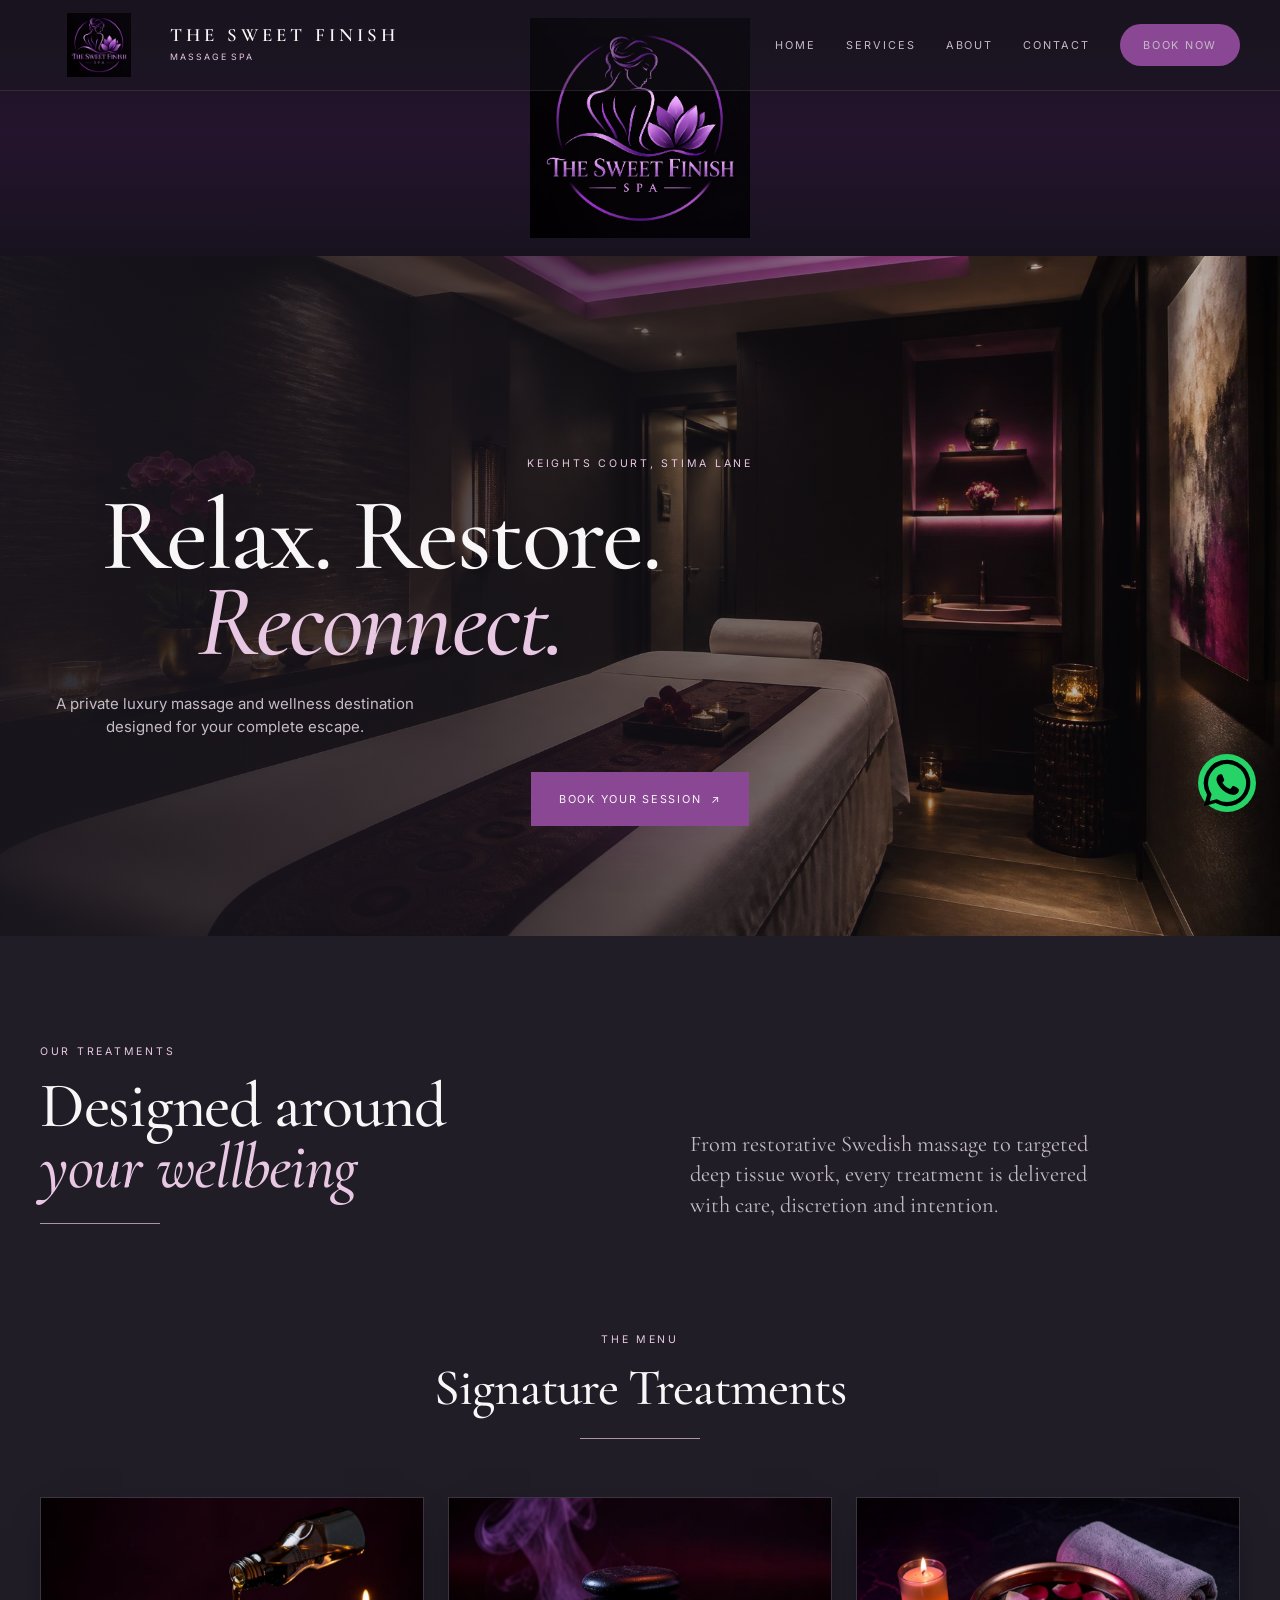
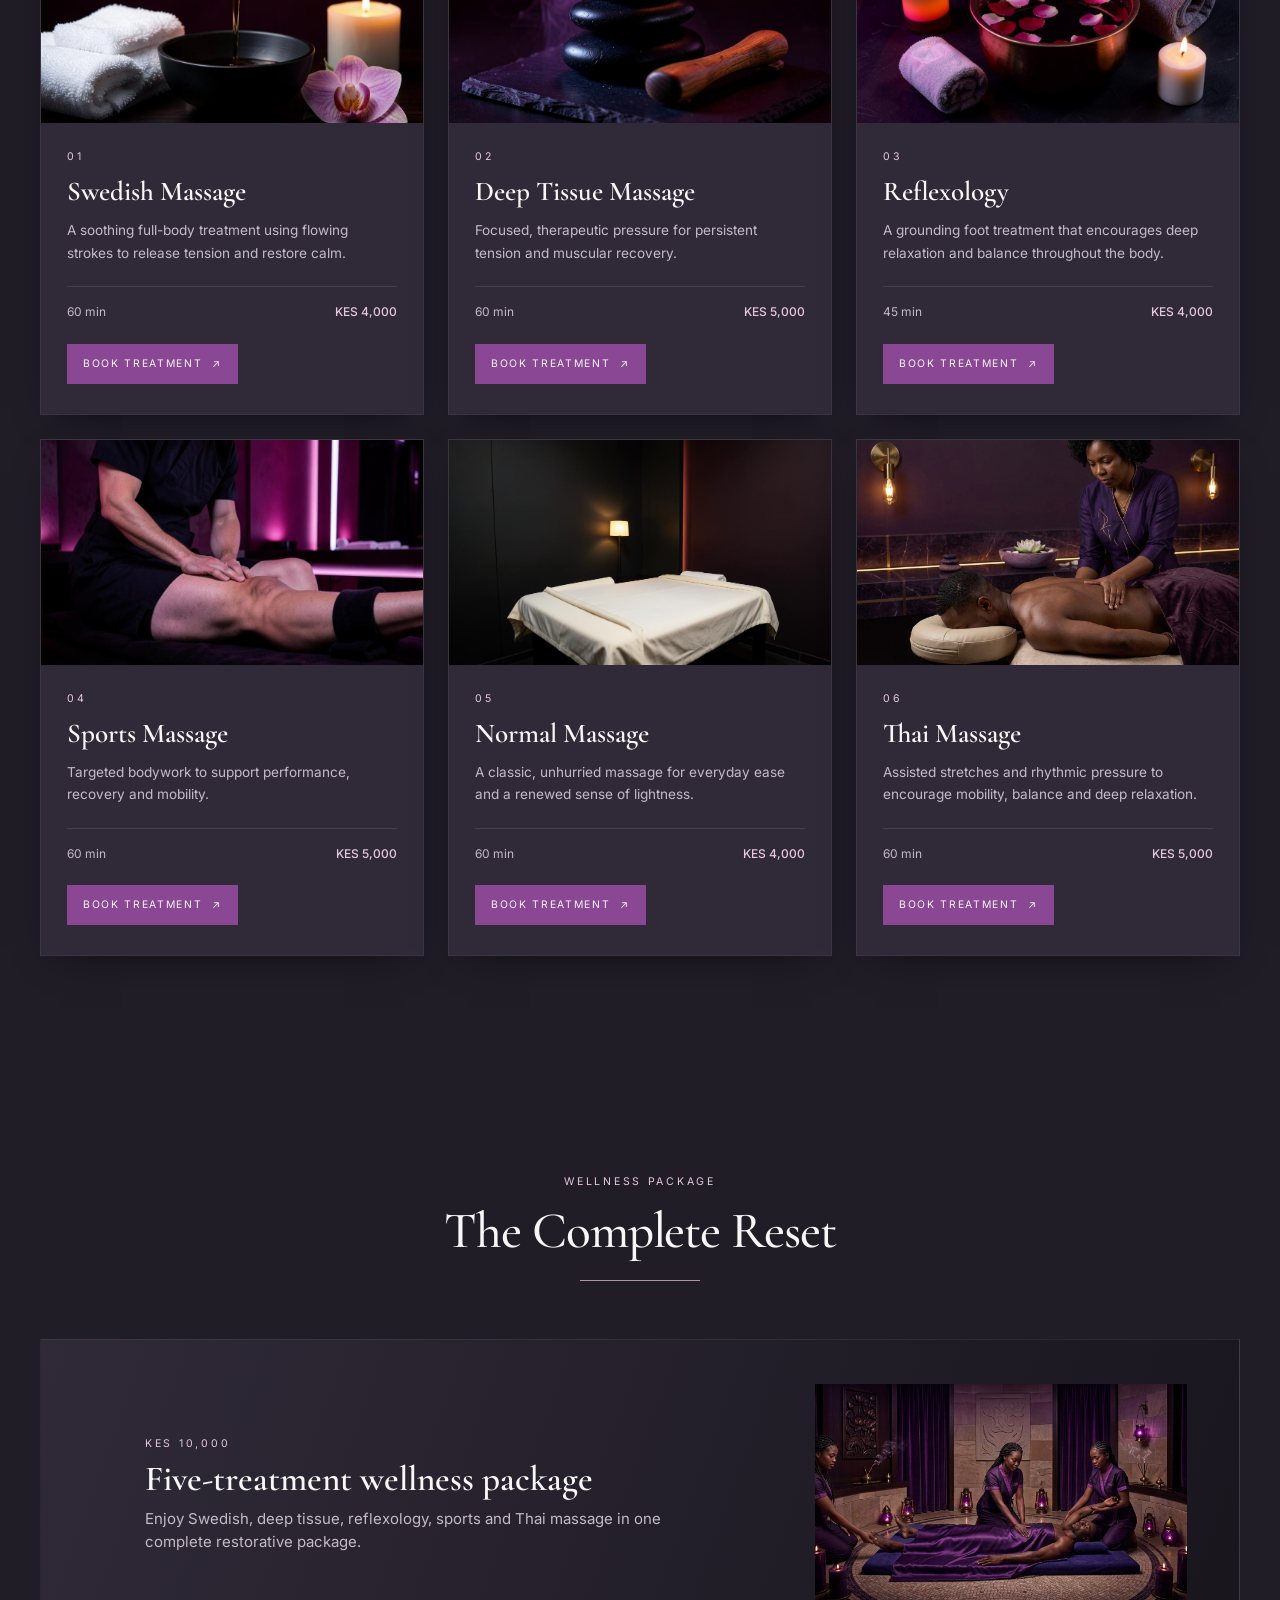
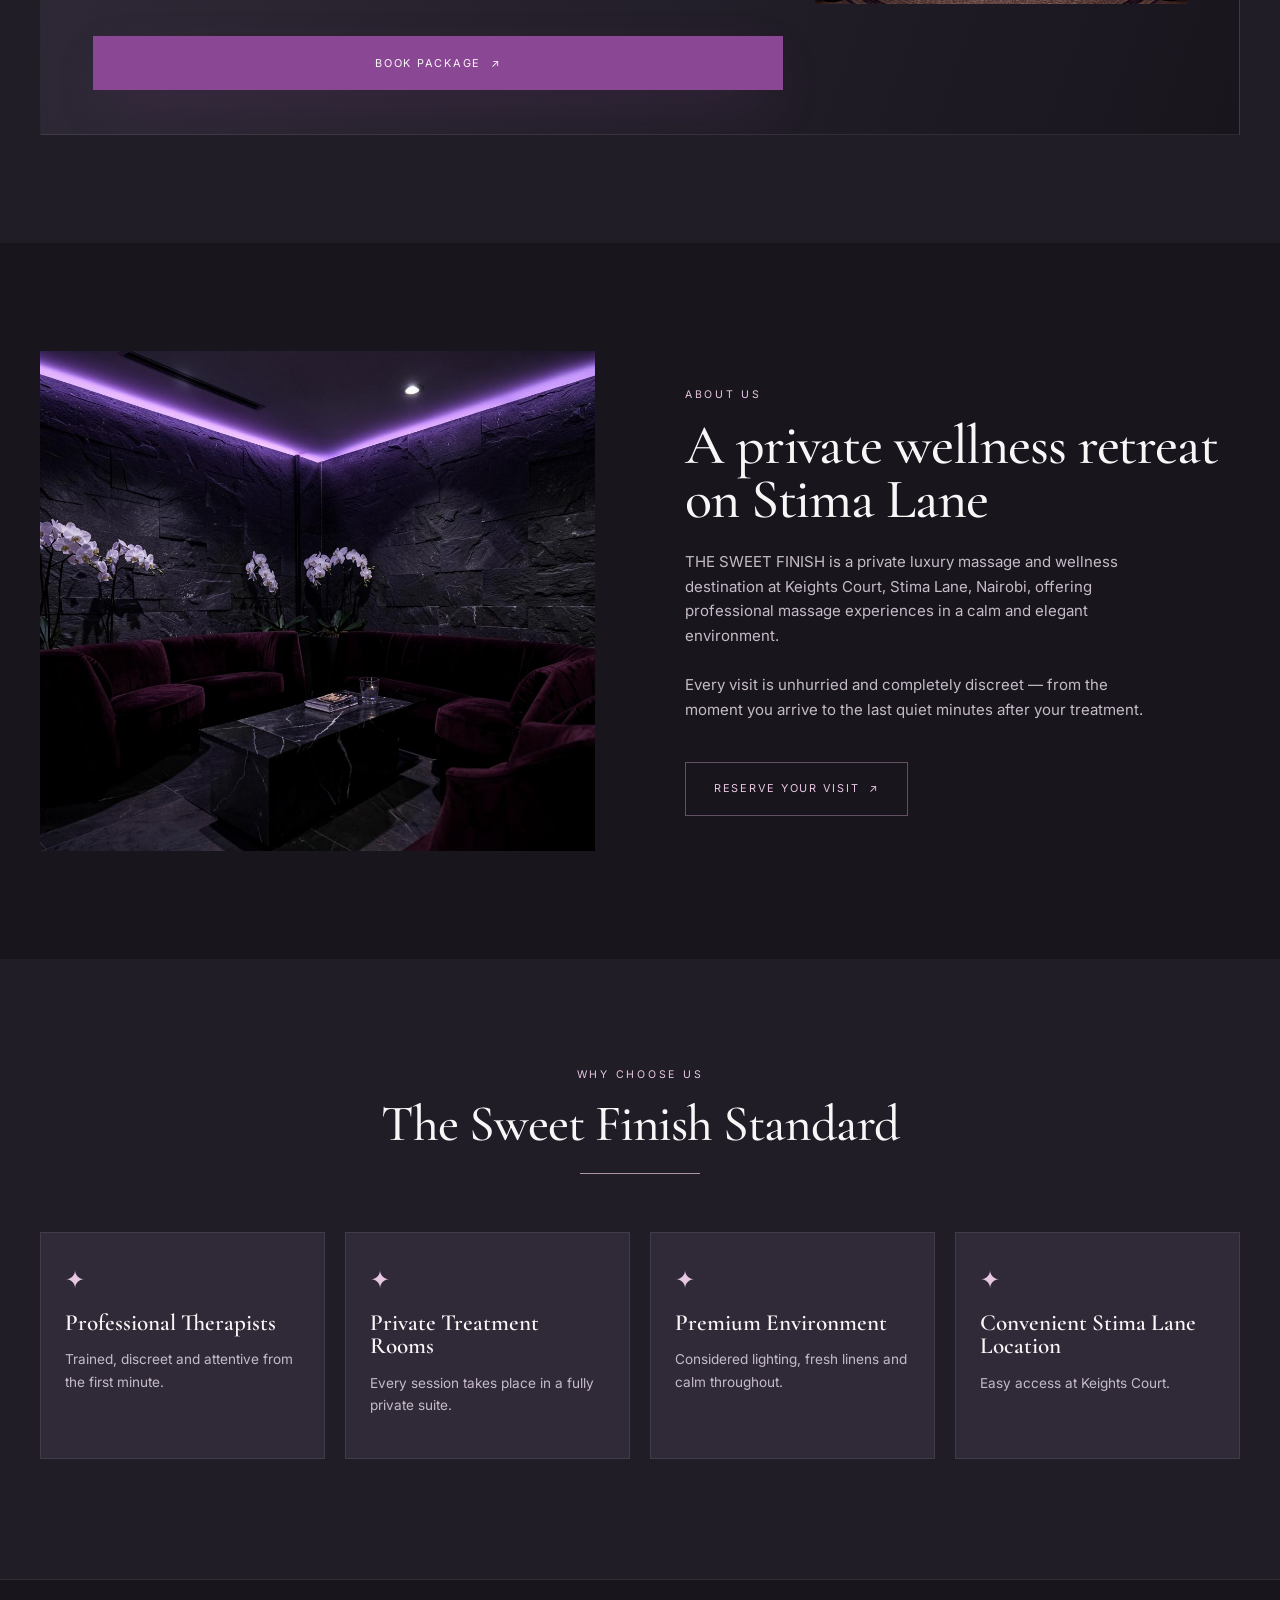
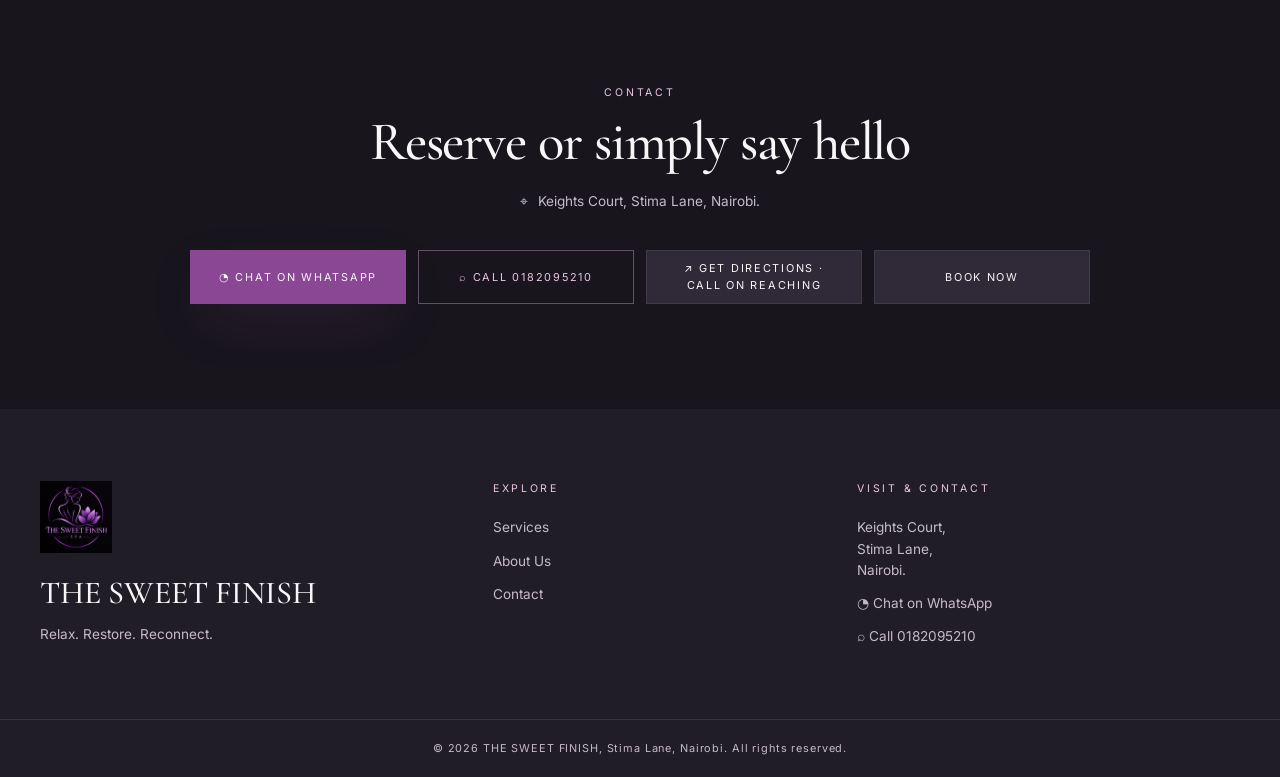
<file: index.html>
<!doctype html>
<html lang="en">
<head>
  <meta charset="UTF-8">
  <meta name="viewport" content="width=device-width, initial-scale=1.0">
  <meta name="google-site-verification" content="NLCKI8fgxL54gqvsaRC46J9uB5SRvYDXSm2SFmEsfk4">
  <title>The Sweet Finish Massage Spa | Keights Court, Nairobi</title>
  <meta name="description" content="The Sweet Finish Massage Spa at Keights Court, Stima Lane, Nairobi offers private luxury massage and wellness treatments.">
  <link rel="icon" href="/favicon.png" type="image/png" sizes="48x48">
  <link rel="preconnect" href="https://fonts.googleapis.com">
  <link rel="preconnect" href="https://fonts.gstatic.com" crossorigin>
  <link href="https://fonts.googleapis.com/css2?family=Cormorant+Garamond:wght@400;500;600;700&family=Inter:wght@400;500;600&display=swap" rel="stylesheet">
  <link rel="stylesheet" href="styles.css">
  <style>
    .text-link { display: inline-flex; gap: 10px; margin-top: 22px; padding: 12px 16px; background: var(--primary); color: var(--foreground); text-transform: uppercase; letter-spacing: .16em; font-size: .65rem; transition: background .2s, transform .2s; }
    .text-link:hover { background: #9a54a5; transform: translateY(-2px); }
    .brand { display: inline-flex; align-items: center; gap: 12px; }
    .brand-logo { width: 118px; height: 64px; object-fit: contain; display: block; }
    .hero-lockup { display: inline-flex; align-items: center; margin-bottom: 34px; padding: 8px; border: 1px solid rgba(232, 199, 227, .34); background: rgba(24, 21, 29, .34); box-shadow: 0 10px 30px rgba(24, 21, 29, .2); }
    .hero-lockup img { width: 142px; height: 96px; object-fit: contain; display: block; }
    .hero-content { text-align: center; }
    .hero-lockup { margin-left: auto; margin-right: auto; }
    .hero-lockup-copy { display: flex; flex-direction: column; margin: 0 18px 0 14px; }
    .hero-lockup-name { color: var(--foreground); font: 600 1.15rem/1 var(--serif); letter-spacing: .2em; white-space: nowrap; }
    .hero-lockup-subtitle { margin-top: 6px; color: var(--gold); font-size: .58rem; letter-spacing: .22em; }
    .pre-hero-logo { display: flex; justify-content: center; padding: 18px 24px; background: linear-gradient(180deg, #18121f 0%, #24142d 52%, #18121f 100%); }
    .pre-hero-logo img { width: min(220px, 55vw); height: auto; display: block; }
    .floating-whatsapp { bottom: 88px; }
    .package-card { display: grid; grid-template-columns: minmax(0, 1fr) minmax(220px, 34%); overflow: hidden; }
    .package-card img { width: 100%; height: 100%; min-height: 220px; object-fit: cover; }
    .package-card-content { padding: 44px 52px; }
    @media (max-width: 800px) { .package-card { display: block; } .package-card-content { padding: 30px 24px; } }
    @media (max-width: 480px) { .brand-logo { width: 94px; height: 56px; } .hero-lockup { margin-bottom: 24px; } .hero-lockup img { width: 118px; height: 80px; } .hero-lockup-copy { margin-right: 10px; } .hero-lockup-name { font-size: .82rem; letter-spacing: .12em; } .floating-whatsapp { bottom: 72px; } }
  </style>
</head>
<body>
  <header class="site-header">
    <div class="container header-inner">
      <a class="brand" href="#home" aria-label="THE SWEET FINISH home">
        <img src="assets/logo.jpg" alt="THE SWEET FINISH logo" class="brand-logo">
        <span class="brand-copy"><span class="brand-name">THE SWEET FINISH</span><span class="brand-subtitle">MASSAGE SPA</span></span>
      </a>
      <nav class="desktop-nav" aria-label="Main navigation">
        <a href="#home">Home</a><a href="#services">Services</a><a href="#about">About</a><a href="#contact">Contact</a>
        <button class="button button-primary nav-book" data-book>Book Now</button>
      </nav>
      <button class="menu-toggle" aria-label="Open menu" aria-expanded="false"><span></span><span></span><span></span></button>
    </div>
    <nav class="mobile-nav" aria-label="Mobile navigation">
      <a href="#home">Home</a><a href="#services">Services</a><a href="#about">About</a><a href="#contact">Contact</a><button class="button button-primary" data-book>Book Now</button>
    </nav>
  </header>

  <main>
    <div class="pre-hero-logo"><img src="assets/logo.jpg" alt="THE SWEET FINISH logo"></div>
    <section class="hero" id="home">
      <img src="assets/hero-room.jpg" alt="Quiet massage room" class="hero-image">
      <div class="hero-overlay"></div>
      <div class="container hero-content">
        <p class="eyebrow">Keights Court, Stima Lane</p>
        <h1>Relax. Restore.<br><em>Reconnect.</em></h1>
        <p class="hero-copy">A private luxury massage and wellness destination designed for your complete escape.</p>
        <button class="button button-primary" data-book>Book Your Session <span aria-hidden="true">↗</span></button>
      </div>
    </section>

    <section class="intro container section-pad">
      <div class="section-heading"><p class="eyebrow">Our Treatments</p><h2>Designed around<br><em>your wellbeing</em></h2><div class="luxe-divider"></div></div>
      <p class="intro-copy">From restorative Swedish massage to targeted deep tissue work, every treatment is delivered with care, discretion and intention.</p>
    </section>

    <section class="services container" id="services">
      <div class="section-heading centered"><p class="eyebrow">The Menu</p><h2>Signature Treatments</h2><div class="luxe-divider"></div></div>
      <div class="service-grid">
        <article class="service-card"><img src="assets/svc-swedish.jpg" alt="Swedish massage"><div class="service-card-body"><p class="eyebrow">01</p><h3>Swedish Massage</h3><p>A soothing full-body treatment using flowing strokes to release tension and restore calm.</p><div class="service-meta"><span>60 min</span><strong>KES 4,000</strong></div><button class="text-link" data-book>Book treatment <span>↗</span></button></div></article>
        <article class="service-card"><img src="assets/svc-deep-tissue.jpg" alt="Deep tissue massage"><div class="service-card-body"><p class="eyebrow">02</p><h3>Deep Tissue Massage</h3><p>Focused, therapeutic pressure for persistent tension and muscular recovery.</p><div class="service-meta"><span>60 min</span><strong>KES 5,000</strong></div><button class="text-link" data-book>Book treatment <span>↗</span></button></div></article>
        <article class="service-card"><img src="assets/svc-reflexology.jpg" alt="Reflexology treatment"><div class="service-card-body"><p class="eyebrow">03</p><h3>Reflexology</h3><p>A grounding foot treatment that encourages deep relaxation and balance throughout the body.</p><div class="service-meta"><span>45 min</span><strong>KES 4,000</strong></div><button class="text-link" data-book>Book treatment <span>↗</span></button></div></article>
        <article class="service-card"><img src="assets/svc-sports.jpg" alt="Sports massage"><div class="service-card-body"><p class="eyebrow">04</p><h3>Sports Massage</h3><p>Targeted bodywork to support performance, recovery and mobility.</p><div class="service-meta"><span>60 min</span><strong>KES 5,000</strong></div><button class="text-link" data-book>Book treatment <span>↗</span></button></div></article>
        <article class="service-card"><img src="assets/svc-normal.jpg" alt="Normal massage"><div class="service-card-body"><p class="eyebrow">05</p><h3>Normal Massage</h3><p>A classic, unhurried massage for everyday ease and a renewed sense of lightness.</p><div class="service-meta"><span>60 min</span><strong>KES 4,000</strong></div><button class="text-link" data-book>Book treatment <span>↗</span></button></div></article>
        <article class="service-card"><img src="watermarked_img_7159563105454195308.jpg" alt="Thai massage treatment"><div class="service-card-body"><p class="eyebrow">06</p><h3>Thai Massage</h3><p>Assisted stretches and rhythmic pressure to encourage mobility, balance and deep relaxation.</p><div class="service-meta"><span>60 min</span><strong>KES 5,000</strong></div><button class="text-link" data-book>Book treatment <span>↗</span></button></div></article>
      </div>
    </section>

    <section class="packages container section-pad" id="packages">
      <div class="section-heading centered"><p class="eyebrow">Wellness Package</p><h2>The Complete Reset</h2><div class="luxe-divider"></div></div>
      <div class="package-card">
        <div class="package-card-content"><p class="eyebrow">KES 10,000</p><h3>Five-treatment wellness package</h3><p>Enjoy Swedish, deep tissue, reflexology, sports and Thai massage in one complete restorative package.</p></div><img src="watermarked_img_16480173349397910306.jpg" alt="Massage treatment from the five-treatment wellness package">
        <button class="button button-primary" data-book>Book package <span>↗</span></button>
      </div>
    </section>

    <section class="about section-pad" id="about"><div class="container about-grid"><img src="assets/about-spa.jpg" alt="Elegant private spa interior"><div><p class="eyebrow">About Us</p><h2>A private wellness retreat on Stima Lane</h2><p class="body-copy">THE SWEET FINISH is a private luxury massage and wellness destination at Keights Court, Stima Lane, Nairobi, offering professional massage experiences in a calm and elegant environment.</p><p class="body-copy">Every visit is unhurried and completely discreet — from the moment you arrive to the last quiet minutes after your treatment.</p><button class="button button-outline" data-book>Reserve your visit <span>↗</span></button></div></div></section>

    <section class="standards container section-pad"><div class="section-heading centered"><p class="eyebrow">Why Choose Us</p><h2>The Sweet Finish Standard</h2><div class="luxe-divider"></div></div><div class="standard-grid"><article><span class="standard-icon">✦</span><h3>Professional Therapists</h3><p>Trained, discreet and attentive from the first minute.</p></article><article><span class="standard-icon">✦</span><h3>Private Treatment Rooms</h3><p>Every session takes place in a fully private suite.</p></article><article><span class="standard-icon">✦</span><h3>Premium Environment</h3><p>Considered lighting, fresh linens and calm throughout.</p></article><article><span class="standard-icon">✦</span><h3>Convenient Stima Lane Location</h3><p>Easy access at Keights Court.</p></article></div></section>

    <section class="contact" id="contact"><div class="container contact-inner"><p class="eyebrow">Contact</p><h2>Reserve or simply say hello</h2><address>⌖ <span>Keights Court, Stima Lane, Nairobi.</span></address><div class="contact-actions"><a class="button button-primary" data-whatsapp>◔ Chat on WhatsApp</a><a class="button button-outline" href="tel:0182095210">⌕ Call 0182095210</a><a class="button button-card" href="https://www.google.com/maps/dir/?api=1&destination=-1.257722%2C36.799833&travelmode=driving" target="_blank" rel="noopener">↗ Get Directions · Call on reaching</a><button class="button button-card" data-book>Book Now</button></div></div></section>
  </main>

  <footer><div class="container footer-grid"><div><img src="assets/logo.jpg" alt="THE SWEET FINISH logo" class="footer-logo"><h3>THE SWEET FINISH</h3><p>Relax. Restore. Reconnect.</p></div><div><p class="eyebrow">Explore</p><a href="#services">Services</a><a href="#about">About Us</a><a href="#contact">Contact</a></div><div><p class="eyebrow">Visit & Contact</p><p>Keights Court,<br>Stima Lane,<br>Nairobi.</p><a data-whatsapp>◔ Chat on WhatsApp</a><a href="tel:0182095210">⌕ Call 0182095210</a></div></div><div class="copyright">© 2026 THE SWEET FINISH, Stima Lane, Nairobi. All rights reserved.</div></footer>

  <a class="floating-whatsapp" data-whatsapp aria-label="Chat on WhatsApp">
    <svg viewBox="0 0 32 32" aria-hidden="true" focusable="false">
      <path d="M16 3.2A12.8 12.8 0 0 0 5 22.5L3.2 28.8l6.5-1.7A12.8 12.8 0 1 0 16 3.2Zm0 23.3a10.5 10.5 0 0 1-5.3-1.4l-.4-.2-3.8 1 1-3.7-.2-.4A10.5 10.5 0 1 1 16 26.5Zm5.8-7.8c-.3-.2-1.9-.9-2.2-1-.3-.1-.5-.2-.7.2-.2.3-.8 1-.9 1.2-.2.2-.3.2-.6.1-1.6-.8-2.7-1.4-3.8-3.2-.3-.5.3-.4.8-1.4.1-.2.1-.4 0-.6s-.7-1.7-.9-2.3c-.2-.6-.5-.5-.7-.5h-.6c-.2 0-.6.1-.9.4-.3.3-1.1 1-1.1 2.5s1.1 2.9 1.2 3.1c.2.2 2.1 3.3 5.2 4.6.7.3 1.3.5 1.7.6.7.2 1.4.2 1.9.1.6-.1 1.9-.8 2.1-1.5.3-.7.3-1.3.2-1.5 0-.2-.2-.3-.5-.5Z" />
    </svg>
  </a>

  <div class="booking-modal" id="bookingModal" aria-hidden="true"><div class="modal-backdrop" data-close-modal></div><div class="booking-panel" role="dialog" aria-modal="true" aria-labelledby="bookingTitle"><button class="modal-close" data-close-modal aria-label="Close booking">×</button><div id="providerStep"><p class="eyebrow">Booking</p><h2 id="bookingTitle">Choose your provider</h2><p class="muted">Select a preferred therapist to continue.</p><div class="provider-grid" id="providerGrid"></div><button class="button button-primary full" id="continueBooking" disabled>Continue to booking <span>↗</span></button></div><form id="bookingForm" hidden><p class="eyebrow">Complete your booking</p><h2>Reserve Your Session</h2><p class="muted">Choose your preferred treatment, date and time.</p><div class="selected-provider" id="selectedProvider"></div><div class="form-grid"><label>Full Name<input name="name" required placeholder="Your name"></label><label>Phone Number<input name="phone" required type="tel" placeholder="Your phone number"></label><label>Email Address (optional)<input name="email" type="email" placeholder="Your email address"></label><label>Service<select name="service" required><option value="">Select a service</option><option>Swedish Massage</option><option>Deep Tissue Massage</option><option>Reflexology</option><option>Sports Massage</option><option>Normal Massage</option><option>Sensual Massage</option></select></label><label>Preferred Date<input name="date" required type="date"></label><label>Preferred Time<select name="time" required><option value="">Select a time</option><option>10:00 AM</option><option>12:00 PM</option><option>2:00 PM</option><option>4:00 PM</option><option>6:00 PM</option></select></label><label class="wide">Notes (optional)<textarea name="notes" rows="3" placeholder="Anything we should know?"></textarea></label></div><p class="form-note">Your request is sent to the spa and a member of our team confirms your appointment.</p><button class="button button-primary full" type="submit">Complete in WhatsApp <span>↗</span></button></form></div></div>
  <script src="script.js"></script>
</body>
</html>
</file>
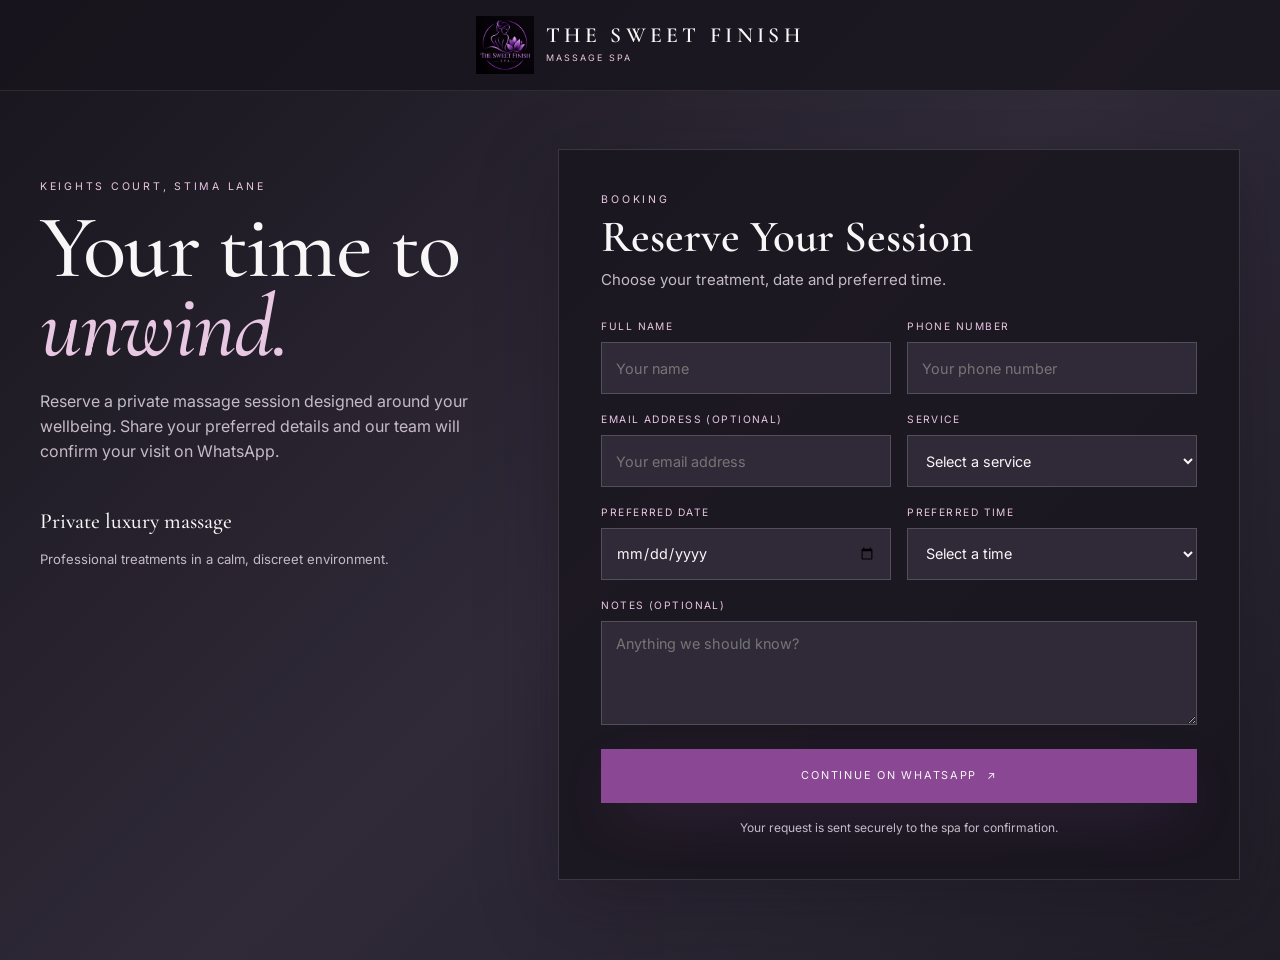
<file: book.html>
<!doctype html>
<html lang="en">
<head>
  <meta charset="UTF-8">
  <meta name="viewport" content="width=device-width, initial-scale=1.0">
  <title>Reserve Your Session | THE SWEET FINISH</title>
  <meta name="description" content="Reserve a private luxury massage session at THE SWEET FINISH, Keights Court, Stima Lane, Nairobi.">
  <link rel="icon" href="assets/logo.jpg" type="image/jpeg">
  <link rel="preconnect" href="https://fonts.googleapis.com">
  <link rel="preconnect" href="https://fonts.gstatic.com" crossorigin>
  <link href="https://fonts.googleapis.com/css2?family=Cormorant+Garamond:wght@400;500;600;700&family=Inter:wght@400;500;600&display=swap" rel="stylesheet">
  <link rel="stylesheet" href="styles.css">
  <style>
    .booking-page { min-height: 100vh; background: linear-gradient(135deg, #18151d 0%, #302a38 52%, #201d27 100%); }
    .booking-header { border-bottom: 1px solid #ffffff18; background: #18151dcc; }
    .booking-header-inner { min-height: 90px; display: flex; align-items: center; justify-content: center; }
    .booking-brand { display: inline-flex; align-items: center; gap: 12px; }
    .booking-brand img { width: 58px; height: 58px; object-fit: contain; }
    .booking-brand-copy { display: flex; flex-direction: column; }
    .booking-brand-name { font: 600 1.35rem/1 var(--serif); letter-spacing: .2em; }
    .booking-brand-subtitle { margin-top: 5px; color: var(--gold); font-size: .56rem; letter-spacing: .22em; }
    .booking-main { padding: 58px 0 80px; }
    .booking-layout { display: grid; grid-template-columns: minmax(260px, .8fr) minmax(420px, 1.2fr); gap: 64px; align-items: start; }
    .booking-intro { position: sticky; top: 32px; padding-top: 30px; }
    .booking-intro h1 { max-width: 560px; margin: 14px 0 22px; font: 500 clamp(3.5rem, 7vw, 6.2rem)/.88 var(--serif); letter-spacing: -.02em; }
    .booking-intro h1 em { color: var(--gold); font-style: italic; }
    .booking-intro-copy { max-width: 430px; color: var(--muted); font-size: 1rem; }
    .booking-details { display: grid; gap: 10px; margin-top: 42px; color: var(--muted); font-size: .82rem; }
    .booking-details strong { color: var(--foreground); font-family: var(--serif); font-size: 1.35rem; font-weight: 500; }
    .booking-card { padding: 42px; background: rgba(24, 21, 29, .8); border: 1px solid #ffffff22; box-shadow: 0 24px 70px #18121f66; }
    .booking-card h2 { margin: 7px 0 8px; font: 600 2.8rem/1 var(--serif); }
    .booking-card > p:not(.eyebrow) { margin: 0 0 28px; color: var(--muted); }
    .booking-form-grid { display: grid; grid-template-columns: 1fr 1fr; gap: 18px 16px; }
    .booking-form-grid label { display: grid; gap: 7px; color: var(--gold); font-size: .64rem; letter-spacing: .14em; text-transform: uppercase; }
    .booking-form-grid input, .booking-form-grid select, .booking-form-grid textarea { width: 100%; min-height: 52px; padding: 13px 14px; border: 1px solid #ffffff2b; border-radius: 0; outline: 0; background: #302a38; color: var(--foreground); font: 400 .9rem var(--sans); letter-spacing: normal; text-transform: none; }
    .booking-form-grid textarea { min-height: 104px; resize: vertical; }
    .booking-form-grid input:focus, .booking-form-grid select:focus, .booking-form-grid textarea:focus { border-color: var(--gold); box-shadow: 0 0 0 2px #e8c7e326; }
    .booking-form-grid .wide { grid-column: 1 / -1; }
    .booking-submit { width: 100%; margin-top: 24px; }
    .booking-note { margin: 16px 0 0; color: var(--muted); font-size: .75rem; text-align: center; }
    @media (max-width: 800px) { .booking-main { padding: 34px 0 56px; } .booking-layout { display: block; } .booking-intro { position: static; padding-top: 0; } .booking-intro h1 { font-size: clamp(3.4rem, 17vw, 5rem); } .booking-intro-copy { margin-bottom: 26px; } .booking-details { display: none; } .booking-card { padding: 30px 22px; } }
    @media (max-width: 480px) { .booking-header-inner { min-height: 76px; } .booking-brand img { width: 50px; height: 50px; } .booking-brand-name { font-size: 1.05rem; } .booking-form-grid { grid-template-columns: 1fr; } .booking-form-grid .wide { grid-column: auto; } .booking-card h2 { font-size: 2.35rem; } }
  </style>
</head>
<body class="booking-page">
  <header class="booking-header">
    <div class="container booking-header-inner">
      <a class="booking-brand" href="/" aria-label="THE SWEET FINISH home">
        <img src="assets/logo.jpg" alt="THE SWEET FINISH logo">
        <span class="booking-brand-copy"><span class="booking-brand-name">THE SWEET FINISH</span><span class="booking-brand-subtitle">MASSAGE SPA</span></span>
      </a>
    </div>
  </header>

  <main class="booking-main">
    <div class="container booking-layout">
      <section class="booking-intro" aria-labelledby="booking-page-title">
        <p class="eyebrow">Keights Court, Stima Lane</p>
        <h1 id="booking-page-title">Your time to <em>unwind.</em></h1>
        <p class="booking-intro-copy">Reserve a private massage session designed around your wellbeing. Share your preferred details and our team will confirm your visit on WhatsApp.</p>
        <div class="booking-details"><strong>Private luxury massage</strong><span>Professional treatments in a calm, discreet environment.</span></div>
      </section>

      <section class="booking-card" aria-labelledby="booking-title">
        <p class="eyebrow">Booking</p>
        <h2 id="booking-title">Reserve Your Session</h2>
        <p>Choose your treatment, date and preferred time.</p>
        <form id="directBookingForm">
          <div class="booking-form-grid">
            <label>Full Name<input name="name" type="text" required autocomplete="name" placeholder="Your name"></label>
            <label>Phone Number<input name="phone" type="tel" required autocomplete="tel" placeholder="Your phone number"></label>
            <label>Email Address (optional)<input name="email" type="email" autocomplete="email" placeholder="Your email address"></label>
            <label>Service<select name="service" required><option value="">Select a service</option><option>Swedish Massage</option><option>Deep Tissue Massage</option><option>Reflexology</option><option>Sports Massage</option><option>Normal Massage</option><option>Thai Massage</option><option>Complete Reset Package - KES 10,000</option></select></label>
            <label>Preferred Date<input name="date" type="date" required></label>
            <label>Preferred Time<select name="time" required><option value="">Select a time</option><option>10:00 AM</option><option>12:00 PM</option><option>2:00 PM</option><option>4:00 PM</option><option>6:00 PM</option></select></label>
            <label class="wide">Notes (optional)<textarea name="notes" rows="3" placeholder="Anything we should know?"></textarea></label>
          </div>
          <button class="button button-primary booking-submit" type="submit">Continue on WhatsApp <span aria-hidden="true">↗</span></button>
          <p class="booking-note">Your request is sent securely to the spa for confirmation.</p>
        </form>
      </section>
    </div>
  </main>

  <script>
    const directBookingForm = document.querySelector('#directBookingForm');
    const dateField = directBookingForm.querySelector('input[name="date"]');
    dateField.min = new Date().toISOString().split('T')[0];

    directBookingForm.addEventListener('submit', (event) => {
      event.preventDefault();
      const values = new FormData(directBookingForm);
      const message = [
        'Hello THE SWEET FINISH, I would like to reserve a session.',
        '',
        `Name: ${values.get('name')}`,
        `Phone: ${values.get('phone')}`,
        `Email: ${values.get('email') || 'Not provided'}`,
        `Service: ${values.get('service')}`,
        `Date: ${values.get('date')}`,
        `Time: ${values.get('time')}`,
        `Notes: ${values.get('notes') || 'None'}`,
        '',
        'Please confirm availability. Thank you.'
      ].join('\n');
      const whatsappUrl = `https://wa.me/254182095210?text=${encodeURIComponent(message)}`;

      // GOOGLE ADS CONVERSION TRACKING PLACEHOLDER: paste your gtag conversion call here before redirecting.
      window.location.href = whatsappUrl;
    });
  </script>
</body>
</html>
</file>
<file: styles.css>
@import url('https://fonts.googleapis.com/css2?family=Cormorant+Garamond:wght@400;500;600;700&family=Inter:wght@400;500;600&display=swap');
 .package-card{margin:58px auto 0;padding:44px 52px;display:flex;align-items:center;justify-content:space-between;gap:32px;background:linear-gradient(110deg,var(--card),var(--onyx));border:1px solid #ffffff14}.package-card h3{margin:8px 0;font:600 2.2rem/1.1 var(--serif)}.package-card p:not(.eyebrow){max-width:620px;color:var(--muted);margin:0}.package-card .button{flex-shrink:0}@media(max-width:600px){.package-card{padding:28px 22px;display:block}.package-card .button{margin-top:24px;width:100%}}
:root{--background:#201d27;--foreground:#f8f6f7;--onyx:#18151d;--card:#302a38;--primary:#8a4794;--plum:#63336b;--muted:#c5bbc7;--gold:#e8c7e3;--border:#806c84;--shadow:0 20px 55px -22px #8a4794b3;--serif:'Cormorant Garamond',Georgia,serif;--sans:'Inter',Arial,sans-serif}*{box-sizing:border-box}html{scroll-behavior:smooth}body{margin:0;background:var(--background);color:var(--foreground);font-family:var(--sans);font-size:15px;line-height:1.55}a{color:inherit;text-decoration:none}button{font:inherit;cursor:pointer;color:inherit;border:0}.container{width:min(1200px,calc(100% - 48px));margin:auto}.site-header{position:absolute;z-index:10;top:0;left:0;width:100%;border-bottom:1px solid #ffffff18;background:#18151d65}.header-inner{height:90px;display:flex;align-items:center;justify-content:space-between}.brand{display:flex;align-items:center;gap:12px}.brand-logo{width:52px;height:52px;object-fit:contain}.brand-copy{display:flex;flex-direction:column}.brand-name,.brand-subtitle{letter-spacing:.22em}.brand-name{font:600 1.18rem/1 var(--serif)}.brand-subtitle{font-size:.55rem;color:var(--gold);margin-top:5px}.desktop-nav{display:flex;gap:30px;align-items:center;text-transform:uppercase;letter-spacing:.18em;font-size:.68rem;color:var(--muted)}.desktop-nav a:hover,.footer-grid a:hover{color:var(--gold)}.button{min-height:54px;padding:0 28px;display:inline-flex;align-items:center;justify-content:center;gap:10px;text-transform:uppercase;letter-spacing:.16em;font-size:.68rem;transition:transform .2s,background .2s,border .2s}.button:hover{transform:translateY(-2px)}.button-primary{background:var(--primary);box-shadow:var(--shadow)}.button-primary:hover{background:#9a54a5}.button-outline{border:1px solid #d7a9d166;color:var(--gold);background:transparent}.button-card{border:1px solid #ffffff14;background:var(--card)}.nav-book{min-height:42px;padding:0 23px;border-radius:999px}.menu-toggle,.mobile-nav{display:none}.hero{min-height:680px;position:relative;display:flex;align-items:center;overflow:hidden}.hero-image{position:absolute;width:100%;height:100%;object-fit:cover;object-position:center}.hero-overlay{position:absolute;inset:0;background:linear-gradient(90deg,#18151de8 0%,#18151dbd 38%,#18151d26 100%)}.hero-content{position:relative;padding-top:90px}.eyebrow{font-size:.66rem;letter-spacing:.26em;text-transform:uppercase;color:var(--gold);margin:0}.hero h1{font:500 clamp(3.8rem,8vw,7.2rem)/.84 var(--serif);letter-spacing:-.025em;margin:20px 0 28px;max-width:680px}.hero h1 em,h2 em{color:var(--gold);font-style:italic}.hero-copy{max-width:390px;color:var(--muted);margin:0 0 34px}.section-pad{padding-top:108px;padding-bottom:108px}.section-heading h2,.about h2,.contact h2,.booking-panel h2{font:500 clamp(2.5rem,5vw,4.1rem)/.95 var(--serif);margin:16px 0 0;letter-spacing:-.02em}.section-heading.centered{text-align:center}.section-heading.centered h2{font-size:3.2rem}.luxe-divider{height:1px;background:var(--gold);width:120px;margin-top:25px;opacity:.7}.centered .luxe-divider{margin-left:auto;margin-right:auto}.intro{display:grid;grid-template-columns:1fr 1fr;gap:100px;align-items:end}.intro-copy{font:400 1.4rem/1.35 var(--serif);color:var(--muted);max-width:430px;margin:0 0 4px}.services{padding-bottom:110px}.service-grid{display:grid;grid-template-columns:repeat(3,1fr);gap:24px;margin-top:58px}.service-card{background:var(--card);border:1px solid #ffffff0d;overflow:hidden;box-shadow:0 12px 40px -20px #000c}.service-card img{width:100%;height:225px;object-fit:cover;display:block}.service-card-body{padding:26px 26px 30px}.service-card h3,.standard-grid h3{font:600 1.7rem/1 var(--serif);margin:13px 0 10px}.service-card p:not(.eyebrow),.standard-grid p,.body-copy{font-size:.85rem;color:var(--muted);line-height:1.65}.service-meta{border-top:1px solid #ffffff1c;margin-top:22px;padding-top:16px;display:flex;justify-content:space-between;font-size:.75rem;color:var(--muted)}.service-meta strong{color:var(--gold);font-weight:500}.text-link{display:flex;gap:10px;margin-top:22px;padding:0;background:none;color:var(--gold);text-transform:uppercase;letter-spacing:.16em;font-size:.65rem}.about{background:var(--onyx)}.about-grid{display:grid;grid-template-columns:1fr 1fr;gap:90px;align-items:center}.about-grid img{width:100%;height:500px;object-fit:cover}.about h2{font-size:3.5rem}.body-copy{font-size:.94rem;margin-top:24px;max-width:480px}.about .button{margin-top:24px}.standards{padding-bottom:120px}.standard-grid{display:grid;grid-template-columns:repeat(4,1fr);gap:20px;margin-top:58px}.standard-grid article{border:1px solid #ffffff16;background:var(--card);padding:28px 24px;min-height:220px}.standard-icon{font-size:1.5rem;color:var(--gold)}.standard-grid h3{font-size:1.45rem}.contact{border-top:1px solid #ffffff1a;background:var(--onyx);padding:105px 0}.contact-inner{text-align:center}.contact h2{font-size:3.4rem}.contact address{display:flex;justify-content:center;gap:10px;color:var(--muted);font-style:normal;font-size:.85rem;margin-top:22px}.contact-actions{display:grid;grid-template-columns:repeat(4,1fr);gap:12px;margin:38px auto 0;max-width:900px}.footer-grid{display:grid;grid-template-columns:1.3fr 1fr 1.3fr;gap:70px;padding:72px 0}.footer-grid>div{display:flex;flex-direction:column;gap:12px;color:var(--muted);font-size:.85rem}.footer-grid h3{font:500 2rem var(--serif);color:var(--foreground);margin:8px 0 0}.footer-grid p{margin:0}.footer-grid .eyebrow{margin-bottom:8px}.footer-logo{width:72px;height:72px;object-fit:contain}.copyright{border-top:1px solid #ffffff1a;padding:20px;text-align:center;font-size:.68rem;color:var(--muted);letter-spacing:.08em}.floating-whatsapp{position:fixed;right:24px;bottom:24px;z-index:20;width:58px;height:58px;border-radius:50%;display:grid;place-items:center;background:#25d366;color:#fff;font-size:1.6rem;box-shadow:0 10px 30px #0008}.booking-modal{position:fixed;inset:0;z-index:30;display:none;align-items:center;justify-content:center;padding:20px}.booking-modal.open{display:flex}.modal-backdrop{position:absolute;inset:0;background:#0b0910dd;backdrop-filter:blur(4px)}.booking-panel{position:relative;width:min(850px,100%);max-height:calc(100vh - 40px);overflow-y:auto;background:var(--background);border:1px solid var(--border);padding:48px;box-shadow:0 24px 80px #000b}.modal-close{position:absolute;right:18px;top:12px;background:none;color:var(--muted);font-size:2rem;font-weight:300}.muted,.form-note{color:var(--muted);font-size:.85rem}.provider-grid{display:grid;grid-template-columns:repeat(3,1fr);gap:14px;margin:30px 0}.provider-card{background:var(--card);border:1px solid #ffffff16;padding:0;overflow:hidden;text-align:left;transition:border .2s,transform .2s}.provider-card:hover,.provider-card.selected{border-color:var(--gold);transform:translateY(-2px)}.provider-card img{width:100%;height:155px;object-fit:cover;display:block;background:var(--plum)}.provider-card span{display:block;padding:12px 14px;color:var(--gold);font:500 1.35rem var(--serif)}.full{width:100%;border-radius:0}.selected-provider{border:1px solid #d7a9d166;color:var(--gold);padding:12px 16px;margin:24px 0;text-transform:uppercase;letter-spacing:.14em;font-size:.68rem}.form-grid{display:grid;grid-template-columns:1fr 1fr;gap:18px}label{display:flex;flex-direction:column;gap:8px;color:var(--muted);font-size:.65rem;letter-spacing:.18em;text-transform:uppercase}input,select,textarea{width:100%;padding:14px 15px;border:1px solid #ffffff2a;background:var(--card);color:var(--foreground);font:400 .85rem var(--sans);letter-spacing:0;text-transform:none}textarea{resize:vertical}.wide{grid-column:1/-1}.form-note{text-align:center;margin:24px 0}.booking-panel form h2{font-size:3rem}
@media(max-width:800px){.container{width:min(100% - 32px,600px)}.header-inner{height:76px}.desktop-nav{display:none}.menu-toggle{display:flex;background:none;flex-direction:column;gap:5px;padding:10px}.menu-toggle span{width:22px;height:1px;background:var(--foreground)}.mobile-nav{padding:15px 20px 24px;background:var(--onyx);flex-direction:column;gap:18px;text-transform:uppercase;letter-spacing:.18em;font-size:.68rem}.mobile-nav.open{display:flex}.hero{min-height:620px}.hero-overlay{background:#18151d9c}.hero h1{font-size:4.5rem}.intro,.about-grid{grid-template-columns:1fr;gap:35px}.section-pad{padding-top:75px;padding-bottom:75px}.service-grid{grid-template-columns:1fr 1fr;gap:14px}.service-card img{height:190px}.service-card-body{padding:20px 17px}.service-card h3{font-size:1.45rem}.standard-grid{grid-template-columns:1fr 1fr}.contact-actions{grid-template-columns:1fr 1fr}.footer-grid{grid-template-columns:1fr 1fr;gap:40px}.footer-grid>div:first-child{grid-column:1/-1}.booking-panel{padding:38px 22px 26px}.provider-grid{grid-template-columns:repeat(3,1fr);gap:9px}.provider-card img{height:110px}.provider-card span{font-size:1.1rem;padding:9px}.about-grid img{height:360px}}
@media(max-width:480px){.brand-name{font-size:1rem}.hero h1{font-size:3.7rem}.service-grid,.standard-grid,.contact-actions,.form-grid{grid-template-columns:1fr}.service-card img{height:220px}.footer-grid{grid-template-columns:1fr}.footer-grid>div:first-child{grid-column:auto}.provider-grid{grid-template-columns:repeat(2,1fr)}.provider-card img{height:125px}.contact h2{font-size:2.7rem}.contact address{align-items:flex-start;text-align:left}.floating-whatsapp{right:16px;bottom:16px}}
</file>
